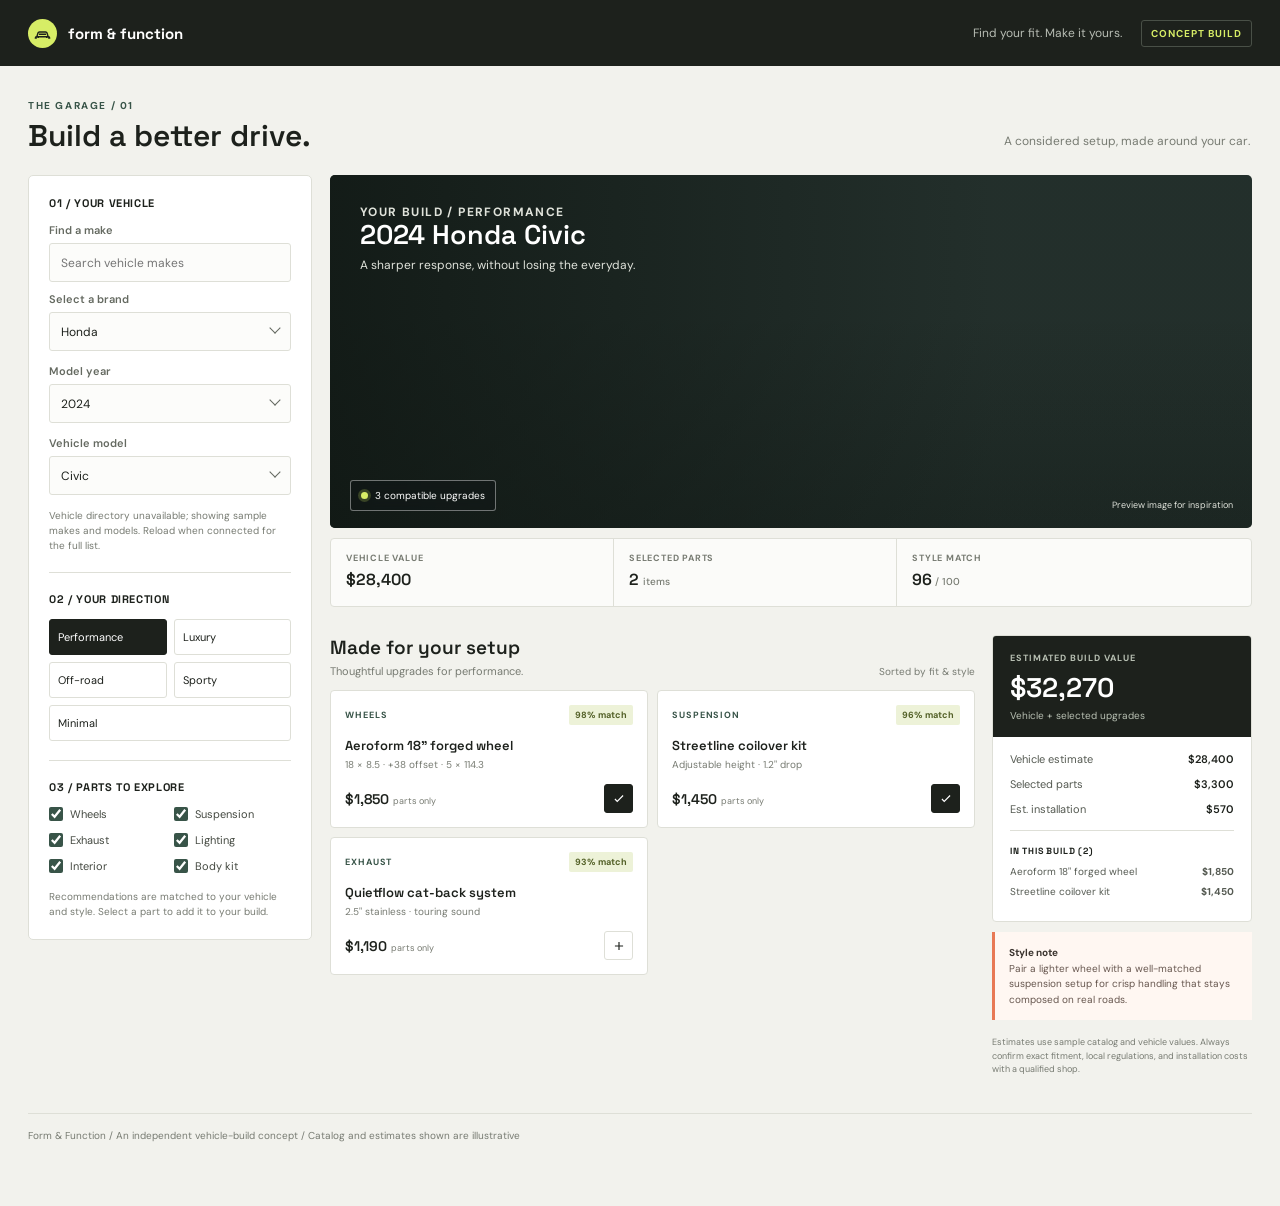
<file: index.html>
<!doctype html>
<html lang="en">
<head>
	<meta charset="utf-8">
	<meta name="viewport" content="width=device-width, initial-scale=1">
	<meta name="theme-color" content="#f2f2ed">
	<title>Form &amp; Function — Vehicle Customizer</title>
	<link rel="preconnect" href="https://fonts.googleapis.com">
	<link rel="preconnect" href="https://fonts.gstatic.com" crossorigin>
	<link href="https://fonts.googleapis.com/css2?family=DM+Sans:wght@400;500;600;700&family=Space+Grotesk:wght@400;500;600;700&display=swap" rel="stylesheet">
	<style>
		:root{--paper:#f2f2ed;--white:#fff;--ink:#1d211c;--muted:#777b72;--line:#dedfd7;--lime:#d7ed66;--forest:#385448;--orange:#e87955;--body:"DM Sans",sans-serif;--display:"Space Grotesk",sans-serif}
		*{box-sizing:border-box}body{margin:0;background:var(--paper);color:var(--ink);font:14px var(--body)}button,select{font:inherit;color:inherit}button{cursor:pointer}
		.topbar{height:66px;padding:0 max(28px,calc((100vw - 1440px)/2));display:flex;align-items:center;justify-content:space-between;background:var(--ink);color:#fff}.brand{display:flex;align-items:center;gap:11px;color:inherit;text-decoration:none;font:700 15px var(--display)}.brand-mark{width:29px;height:29px;display:grid;place-items:center;border-radius:50%;background:var(--lime);color:var(--ink)}.brand-mark svg{width:17px}.top-right{display:flex;align-items:center;gap:19px;color:#b7bcb3;font-size:12px}.demo{padding:6px 9px;border:1px solid #495047;border-radius:3px;color:var(--lime);font-size:10px;font-weight:700;letter-spacing:1px;text-transform:uppercase}
		main{width:min(1384px,calc(100% - 56px));margin:auto;padding:33px 0 64px}.page-heading{display:flex;align-items:end;justify-content:space-between;gap:20px;margin-bottom:23px}.eyebrow{margin:0 0 7px;color:var(--forest);font-size:10px;font-weight:700;letter-spacing:1.6px;text-transform:uppercase}h1,h2,h3,p{margin-top:0}h1{margin-bottom:0;font:600 30px/1.1 var(--display)}.heading-note{margin:0 2px 3px 0;color:var(--muted);font-size:12px}
		.workspace{display:grid;grid-template-columns:284px minmax(0,1fr);align-items:start;gap:18px}.controls{padding:20px;background:#fff;border:1px solid var(--line);border-radius:5px}.section-label{margin:0 0 13px;font:700 11px var(--display);letter-spacing:.65px;text-transform:uppercase}.field{margin-bottom:13px}.field label{display:block;margin-bottom:6px;color:#656a61;font-size:11px;font-weight:600}.select-wrap{position:relative}.select-wrap:after{position:absolute;top:12px;right:12px;width:7px;height:7px;border-right:1.5px solid #63685f;border-bottom:1.5px solid #63685f;content:"";pointer-events:none;transform:rotate(45deg)}select,#make-search{width:100%;height:39px;padding:0 11px;border:1px solid var(--line);border-radius:3px;background:#fcfcfa;font:12px var(--body)}select{appearance:none;padding-right:32px}#make-search{margin-bottom:10px}.vehicle-data-status{margin:2px 0 13px;color:var(--muted);font-size:10px;line-height:1.5}.vehicle-data-status a{color:var(--forest)}.divider{height:1px;margin:19px 0;background:var(--line)}.style-options{display:grid;grid-template-columns:1fr 1fr;gap:7px}.style-button{min-height:36px;padding:8px;border:1px solid var(--line);border-radius:3px;background:transparent;text-align:left;font-size:11px;transition:.16s}.style-button:hover{transform:translateY(-1px);border-color:#9da492}.style-button[aria-pressed=true]{border-color:var(--ink);background:var(--ink);color:#fff}.style-button:last-child:nth-child(odd){grid-column:span 2}.category-list{display:grid;grid-template-columns:1fr 1fr;gap:12px 8px}.check-label{display:flex;align-items:center;gap:7px;color:#454a42;font-size:11px;cursor:pointer}.check-label input{width:14px;height:14px;margin:0;accent-color:var(--forest)}.controls-foot{margin:16px 0 0;color:var(--muted);font-size:10px;line-height:1.5}
		.right-column{min-width:0}.vehicle-stage{position:relative;min-height:353px;overflow:hidden;border-radius:5px;background:#26332f;color:#fff;isolation:isolate}.vehicle-stage:before{position:absolute;z-index:-2;inset:0;background:url("https://images.unsplash.com/photo-1503376780353-7e6692767b70?auto=format&fit=crop&w=1800&q=85") center 57%/cover;content:"";transition:transform .6s}.vehicle-stage:hover:before{transform:scale(1.025)}.vehicle-stage:after{position:absolute;z-index:-1;inset:0;background:linear-gradient(90deg,rgba(14,21,17,.78),rgba(14,21,17,.13) 72%),linear-gradient(0deg,rgba(14,21,17,.34),transparent 60%);content:""}.stage-copy{position:absolute;top:29px;left:30px;max-width:370px}.stage-kicker{margin-bottom:10px;color:var(--lime);font-size:10px;font-weight:700;letter-spacing:1.4px;text-transform:uppercase}.stage-copy h2{margin:0 0 8px;font:600 27px/1.08 var(--display)}.stage-copy p{margin:0;color:#e0e3db;font-size:12px}.stage-bottom{position:absolute;right:19px;bottom:17px;left:20px;display:flex;align-items:end;justify-content:space-between;gap:14px}.fitment{display:inline-flex;align-items:center;gap:7px;padding:8px 10px;border:1px solid #ffffff66;border-radius:3px;background:#0f141759;font-size:10px;backdrop-filter:blur(7px)}.fitment-dot{width:7px;height:7px;border-radius:50%;background:var(--lime);box-shadow:0 0 0 3px #d7ed6633}.photo-credit{margin:0;color:#e0e3db;font-size:9px}
		.stats{display:grid;grid-template-columns:1fr 1fr 1.25fr;margin-top:10px;border:1px solid var(--line);border-radius:4px;background:#ffffffad}.stat{min-height:67px;padding:13px 15px;border-right:1px solid var(--line)}.stat:last-child{border:0}.stat-label{display:block;margin-bottom:5px;color:var(--muted);font-size:9px;font-weight:700;letter-spacing:.8px;text-transform:uppercase}.stat-value{font:600 16px var(--display)}.stat-value small{color:var(--muted);font:500 10px var(--body)}
		.content-row{display:grid;grid-template-columns:minmax(0,1fr) 260px;gap:17px;margin-top:28px;align-items:start}.parts-heading{display:flex;justify-content:space-between;align-items:end;gap:16px;margin-bottom:12px}.parts-heading h2{margin:0;font:600 19px var(--display)}.parts-heading p{margin:4px 0 0;color:var(--muted);font-size:11px}.sort-note{color:var(--muted);font-size:10px;white-space:nowrap}.parts-grid{display:grid;grid-template-columns:repeat(2,minmax(0,1fr));gap:9px}.part-card{min-height:136px;padding:14px;border:1px solid var(--line);border-radius:4px;background:#fff;transition:border-color .18s,transform .18s,box-shadow .18s}.part-card:hover{transform:translateY(-2px);border-color:#aeb4a4;box-shadow:0 7px 18px #1d211c0f}.part-topline{display:flex;justify-content:space-between;align-items:center;gap:8px;margin-bottom:12px}.part-category{color:var(--forest);font-size:9px;font-weight:700;letter-spacing:.9px;text-transform:uppercase}.match-tag{padding:4px 6px;border-radius:2px;background:#edf2d8;color:#536027;font-size:9px;font-weight:700}.part-card h3{margin:0 0 4px;font:600 13px var(--display)}.part-fit{margin:0 0 13px;color:var(--muted);font-size:10px}.part-footer{display:flex;align-items:center;justify-content:space-between;gap:10px}.part-price{font:600 14px var(--display)}.part-price small{color:var(--muted);font:400 9px var(--body)}.add-button{width:29px;height:29px;display:grid;place-items:center;border:1px solid var(--line);border-radius:3px;background:#fff;transition:.15s}.add-button:hover,.add-button[aria-pressed=true]{border-color:var(--ink);background:var(--ink);color:#fff}.add-button svg{width:14px;height:14px}.empty-state{grid-column:1/-1;padding:26px;border:1px dashed #c9ccc2;color:var(--muted);text-align:center;font-size:12px}
		.side-panel{overflow:hidden;border:1px solid var(--line);border-radius:4px;background:#fff}.estimate-head{padding:16px 17px 14px;background:var(--ink);color:#fff}.estimate-head p{margin:0 0 6px;color:#b8c0b3;font-size:9px;font-weight:700;letter-spacing:1px;text-transform:uppercase}.estimate-total{font:600 27px var(--display)}.estimate-head small{color:#b8c0b3;font-size:10px}.estimate-body{padding:15px 17px 16px}.estimate-line{display:flex;justify-content:space-between;gap:8px;margin-bottom:11px;color:#555a52;font-size:11px}.estimate-line strong{color:var(--ink);font-weight:600}.estimate-rule{height:1px;margin:14px 0;background:var(--line)}.selected-heading{margin:0 0 8px;font:700 9px var(--display);letter-spacing:.8px;text-transform:uppercase}.selected-list{margin:0;padding:0;list-style:none}.selected-list li{display:flex;justify-content:space-between;gap:8px;margin:7px 0;color:#555a52;font-size:10px}.selected-empty{color:var(--muted);font-size:10px}.style-note{margin-top:10px;padding:13px 14px;border-left:3px solid var(--orange);background:#fff7f2}.style-note p{margin:0;color:#67574f;font-size:10px;line-height:1.55}.style-note strong{color:#3b342f}.disclaimer{margin:16px 0 0;color:var(--muted);font-size:9px;line-height:1.5}.footer{margin-top:36px;padding-top:15px;border-top:1px solid var(--line);color:var(--muted);font-size:10px}
		@media(max-width:900px){main{width:min(calc(100% - 36px),720px);padding-top:25px}.workspace{grid-template-columns:245px minmax(0,1fr);gap:12px}.controls{padding:15px}.content-row{grid-template-columns:minmax(0,1fr) 225px;gap:12px}.vehicle-stage{min-height:330px}}
		@media(max-width:680px){.topbar{height:58px;padding:0 18px}.top-right{gap:0}.top-right span:first-child{display:none}main{width:calc(100% - 32px);padding:23px 0 40px}.page-heading{display:block;margin-bottom:16px}h1{font-size:27px}.heading-note{margin-top:8px}.workspace{grid-template-columns:1fr}.controls{display:grid;grid-template-columns:1fr 1fr;gap:0 18px}.controls>.section-label:first-child,.controls .divider,.controls .style-options,.controls .category-list,.controls-foot{grid-column:1/-1}.controls .divider{margin:5px 0 16px}.field{margin-bottom:10px}.vehicle-stage{min-height:310px}.stage-copy{top:22px;left:20px}.stage-copy h2{font-size:23px}.content-row{grid-template-columns:1fr;margin-top:23px}.side-panel{order:-1}.parts-grid{gap:8px}.part-card{padding:12px}.part-fit{line-height:1.4}}
		@media(max-width:390px){.demo{font-size:9px}.parts-grid{grid-template-columns:1fr}.stat{padding:12px 9px}.stat-value{font-size:14px}.sort-note{display:none}}
		@media(prefers-reduced-motion:reduce){*,*:before,*:after{scroll-behavior:auto!important;transition-duration:.01ms!important;animation-duration:.01ms!important}}
	</style>
</head>
<body>
	<header class="topbar"><a class="brand" href="#" aria-label="Form and Function home"><span class="brand-mark" aria-hidden="true"><svg viewBox="0 0 24 24" fill="none" stroke="currentColor" stroke-width="2"><path d="M4 16.5h16l-1.6-5.2a2 2 0 0 0-1.9-1.4H7.5a2 2 0 0 0-1.9 1.4L4 16.5Z"/><path d="M6 16.5v2m12-2v2M7 13h10M4 16.5h-.5A1.5 1.5 0 0 0 2 18v.5h2m16-2h.5A1.5 1.5 0 0 1 22 18v.5h-2"/></svg></span><span>form &amp; function</span></a><div class="top-right"><span>Find your fit. Make it yours.</span><span class="demo">Concept build</span></div></header>
	<main>
		<div class="page-heading"><div><p class="eyebrow">The garage / 01</p><h1>Build a better drive.</h1></div><p class="heading-note">A considered setup, made around your car.</p></div>
		<section class="workspace" aria-label="Vehicle configuration">
			<aside class="controls">
				<h2 class="section-label">01 / Your vehicle</h2>
				<div class="field"><label for="make-search">Find a make</label><input id="make-search" type="search" placeholder="Search vehicle makes"><label for="vehicle-make">Select a brand</label><div class="select-wrap"><select id="vehicle-make"><option value="">Loading makes…</option></select></div></div>
				<div class="field"><label for="year">Model year</label><div class="select-wrap"><select id="year"></select></div></div>
				<div class="field"><label for="vehicle-model">Vehicle model</label><div class="select-wrap"><select id="vehicle-model" disabled><option value="">Choose a make and year first</option></select></div></div>
				<p class="vehicle-data-status" id="vehicle-data-status" role="status">Loading vehicle directory…</p>
				<div class="divider"></div><h2 class="section-label">02 / Your direction</h2>
				<div class="style-options" role="group" aria-label="Style goal"><button class="style-button" type="button" data-style="Performance" aria-pressed="true">Performance</button><button class="style-button" type="button" data-style="Luxury" aria-pressed="false">Luxury</button><button class="style-button" type="button" data-style="Off-road" aria-pressed="false">Off-road</button><button class="style-button" type="button" data-style="Sporty" aria-pressed="false">Sporty</button><button class="style-button" type="button" data-style="Minimal" aria-pressed="false">Minimal</button></div>
				<div class="divider"></div><h2 class="section-label">03 / Parts to explore</h2><div class="category-list" id="category-list"></div><p class="controls-foot">Recommendations are matched to your vehicle and style. Select a part to add it to your build.</p>
			</aside>
			<div class="right-column">
				<section class="vehicle-stage" aria-label="Vehicle preview"><div class="stage-copy"><p class="stage-kicker" id="stage-kicker">Your build / Performance</p><h2 id="stage-title">2024 Honda Civic</h2><p id="stage-description">A sharper response, without losing the everyday.</p></div><div class="stage-bottom"><span class="fitment"><span class="fitment-dot"></span><span id="fitment-status">4 compatible upgrades</span></span><p class="photo-credit">Preview image for inspiration</p></div></section>
				<div class="stats" aria-label="Vehicle and build overview"><div class="stat"><span class="stat-label">Vehicle value</span><strong class="stat-value" id="vehicle-value">$28,400</strong></div><div class="stat"><span class="stat-label">Selected parts</span><strong class="stat-value" id="parts-count">0 <small>items</small></strong></div><div class="stat"><span class="stat-label">Style match</span><strong class="stat-value" id="style-match">94<small> / 100</small></strong></div></div>
				<div class="content-row">
					<section aria-labelledby="parts-title"><div class="parts-heading"><div><h2 id="parts-title">Made for your setup</h2><p id="recommendation-caption">Thoughtful upgrades for performance.</p></div><span class="sort-note">Sorted by fit &amp; style</span></div><div class="parts-grid" id="parts-grid" aria-live="polite"></div></section>
					<aside><section class="side-panel" aria-label="Build estimate"><div class="estimate-head"><p>Estimated build value</p><div class="estimate-total" id="estimate-total">$28,400</div><small>Vehicle + selected upgrades</small></div><div class="estimate-body"><div class="estimate-line"><span>Vehicle estimate</span><strong id="summary-vehicle">$28,400</strong></div><div class="estimate-line"><span>Selected parts</span><strong id="summary-parts">$0</strong></div><div class="estimate-line"><span>Est. installation</span><strong id="summary-labor">$0</strong></div><div class="estimate-rule"></div><h3 class="selected-heading">In this build <span id="selected-count">(0)</span></h3><ul class="selected-list" id="selected-list"></ul></div></section><div class="style-note" id="style-note"><p><strong>Style note</strong><br>Pair lighter wheels with well-matched suspension for crisp handling that stays composed on real roads.</p></div><p class="disclaimer">Estimates use sample catalog and vehicle values. Always confirm exact fitment, local regulations, and installation costs with a qualified shop.</p></aside>
				</div>
			</div>
		</section>
		<footer class="footer">Form &amp; Function / An independent vehicle-build concept / Catalog and estimates shown are illustrative</footer>
	</main>
	<script>
		const categories=["Wheels","Suspension","Exhaust","Lighting","Interior","Body kit"];
		const vehicles={
			civic:{name:"Honda Civic",value:28400,parts:[
				{id:"civic-wheels",category:"Wheels",name:'Aeroform 18" forged wheel',fit:"18 × 8.5 · +38 offset · 5 × 114.3",price:1850,hours:2,match:98,styles:["Performance","Sporty","Minimal"]},
				{id:"civic-suspension",category:"Suspension",name:"Streetline coilover kit",fit:'Adjustable height · 1.2" drop',price:1450,hours:4,match:96,styles:["Performance","Sporty"]},
				{id:"civic-exhaust",category:"Exhaust",name:"Quietflow cat-back system",fit:'2.5" stainless · touring sound',price:1190,hours:2,match:93,styles:["Performance","Sporty"]},
				{id:"civic-lighting",category:"Lighting",name:"Lumen LED projector set",fit:"Plug-and-play · street legal",price:640,hours:1.5,match:95,styles:["Luxury","Sporty","Minimal"]},
				{id:"civic-interior",category:"Interior",name:"Atelier suede wheel wrap",fit:"Hand-stitched · charcoal / black",price:520,hours:1,match:92,styles:["Luxury","Sporty","Minimal"]},
				{id:"civic-body",category:"Body kit",name:"Contour front lip & side skirt",fit:"Paint-ready ABS · OEM-line profile",price:980,hours:3,match:91,styles:["Sporty","Minimal"]}]},
			mustang:{name:"Ford Mustang",value:38900,parts:[
				{id:"mustang-wheels",category:"Wheels",name:'Trackline 19" flow-formed wheel',fit:"19 × 9.5 · +35 offset · 5 × 114.3",price:2190,hours:2,match:97,styles:["Performance","Sporty"]},
				{id:"mustang-suspension",category:"Suspension",name:"Roadcraft adjustable dampers",fit:'Matched spring set · 1" drop',price:1680,hours:4,match:95,styles:["Performance","Sporty"]},
				{id:"mustang-exhaust",category:"Exhaust",name:"Resonance touring cat-back",fit:"304 stainless · active-valve ready",price:1890,hours:2,match:94,styles:["Performance","Sporty"]},
				{id:"mustang-lighting",category:"Lighting",name:"Signature LED tail-light set",fit:"Sequential · road compliant",price:780,hours:1.5,match:92,styles:["Luxury","Sporty"]},
				{id:"mustang-interior",category:"Interior",name:"Heritage leather shift set",fit:"Leather & machined alloy",price:470,hours:1,match:93,styles:["Luxury","Minimal"]},
				{id:"mustang-body",category:"Body kit",name:"Aero GT lower splitter",fit:"Composite · satin black finish",price:1120,hours:2.5,match:92,styles:["Sporty","Performance"]}]},
			wrangler:{name:"Jeep Wrangler",value:42300,parts:[
				{id:"wrangler-wheels",category:"Wheels",name:'Trailhead 17" beadlock-style wheel',fit:"17 × 8.5 · +0 offset · 5 × 127",price:1450,hours:2,match:98,styles:["Off-road","Minimal"]},
				{id:"wrangler-suspension",category:"Suspension",name:'Basecamp 2.5" lift system',fit:"Matched shocks · geometry correction",price:2480,hours:8,match:96,styles:["Off-road","Performance"]},
				{id:"wrangler-exhaust",category:"Exhaust",name:"Trail-tone axle-back",fit:"T304 stainless · low drone",price:720,hours:1.5,match:90,styles:["Performance","Off-road"]},
				{id:"wrangler-lighting",category:"Lighting",name:"Nightpath auxiliary LED pair",fit:"Wide beam · weather sealed",price:460,hours:2,match:97,styles:["Off-road"]},
				{id:"wrangler-interior",category:"Interior",name:"Fieldcraft all-weather liner set",fit:"Full coverage · easy clean",price:285,hours:.5,match:95,styles:["Off-road","Minimal"]},
				{id:"wrangler-body",category:"Body kit",name:"Ridgeway steel rock rails",fit:"Frame mounted · textured black",price:890,hours:3,match:94,styles:["Off-road"]}]},
			bmw:{name:"BMW 3 Series",value:46700,parts:[
				{id:"bmw-wheels",category:"Wheels",name:'Monobloc 19" forged wheel',fit:"19 × 8.5 · +35 offset · 5 × 112",price:2650,hours:2,match:97,styles:["Performance","Luxury","Minimal"]},
				{id:"bmw-suspension",category:"Suspension",name:"Adaptive sport spring set",fit:'Progressive rate · 0.8" drop',price:980,hours:4,match:94,styles:["Performance","Sporty"]},
				{id:"bmw-exhaust",category:"Exhaust",name:"Signature rear section",fit:"Valved · brushed stainless tips",price:2150,hours:2,match:91,styles:["Performance","Luxury"]},
				{id:"bmw-lighting",category:"Lighting",name:"Crystal-line interior light set",fit:"OEM-integrated · warm white",price:390,hours:1,match:94,styles:["Luxury","Minimal"]},
				{id:"bmw-interior",category:"Interior",name:"Merino cabin trim package",fit:"Leather touchpoints · graphite",price:1240,hours:2,match:96,styles:["Luxury","Minimal"]},
				{id:"bmw-body",category:"Body kit",name:"M-inspired front aero lip",fit:"Paint-ready · gloss black",price:890,hours:2,match:90,styles:["Sporty","Performance"]}]}
		};
		const styleCopy={
			Performance:{description:"A sharper response, without losing the everyday.",note:"Pair a lighter wheel with a well-matched suspension setup for crisp handling that stays composed on real roads."},
			Luxury:{description:"Quiet details. A more considered cabin.",note:"Keep the exterior restrained, then invest in tactile cabin materials and lighting that feels integrated."},
			"Off-road":{description:"More clearance. More confidence beyond pavement.",note:"Choose suspension and wheel fitment as a system; preserve steering geometry and confirm tire clearance at full travel."},
			Sporty:{description:"A little more presence, with purpose behind it.",note:"A cohesive wheel and aero combination gives the car a lower, more planted look without adding visual noise."},
			Minimal:{description:"The original lines, with the details dialed in.",note:"OEM-plus fitment, subtle lighting, and one carefully chosen interior touch keep the result clean."}
		};
		const money=new Intl.NumberFormat("en-US",{style:"currency",currency:"USD",maximumFractionDigits:0});
		const dataApi="https://vpic.nhtsa.dot.gov/api/vehicles",makeSelect=document.querySelector("#vehicle-make"),makeSearch=document.querySelector("#make-search"),modelSelect=document.querySelector("#vehicle-model"),yearSelect=document.querySelector("#year"),dataStatus=document.querySelector("#vehicle-data-status"),categoryList=document.querySelector("#category-list"),partsGrid=document.querySelector("#parts-grid"),modelCache=new Map();
		const localMakes=[{id:"local-honda",name:"Honda"},{id:"local-ford",name:"Ford"},{id:"local-jeep",name:"Jeep"},{id:"local-bmw",name:"BMW"}];
		const localModels=[{make:"Honda",id:"civic",name:"Civic"},{make:"Ford",id:"mustang",name:"Mustang"},{make:"Jeep",id:"wrangler",name:"Wrangler"},{make:"BMW",id:"bmw",name:"3 Series"}];
		const generalParts=[
			{id:"general-wheels",category:"Wheels",name:"Wheel and tire upgrade",fit:"Choose vehicle-specific size, bolt pattern, load rating, and offset.",price:1200,hours:2,match:0,styles:["Performance","Sporty","Off-road","Minimal"]},
			{id:"general-suspension",category:"Suspension",name:"Suspension refresh or upgrade",fit:"Spring, damper, and lift options vary by vehicle; verify exact fitment.",price:950,hours:4,match:0,styles:["Performance","Sporty","Off-road"]},
			{id:"general-exhaust",category:"Exhaust",name:"Vehicle-specific exhaust upgrade",fit:"Confirm engine, emissions compliance, and exhaust configuration.",price:850,hours:2,match:0,styles:["Performance","Sporty"]},
			{id:"general-lighting",category:"Lighting",name:"Lighting upgrade",fit:"Select vehicle-specific housings and road-legal beam pattern.",price:300,hours:1.5,match:0,styles:["Luxury","Sporty","Minimal","Off-road"]},
			{id:"general-interior",category:"Interior",name:"Interior trim and comfort refresh",fit:"Check dimensions, trim level, and restraint-system compatibility.",price:250,hours:1,match:0,styles:["Luxury","Sporty","Minimal"]},
			{id:"general-body",category:"Body kit",name:"Vehicle-specific exterior protection or aero",fit:"Check body style, mounting points, clearance, and local regulations.",price:500,hours:3,match:0,styles:["Sporty","Minimal","Off-road"]}
		];
		let activeStyle="Performance",selectedParts=new Set(["civic-wheels","civic-suspension"]),modelRequest=0,makesFallback=false;
		const currentYear=new Date().getFullYear();
		for(let year=currentYear;year>=1981;year--){const option=document.createElement("option");option.value=String(year);option.textContent=String(year);if(year===2024)option.selected=true;yearSelect.append(option)}
		for(const category of categories){const label=document.createElement("label"),checkbox=document.createElement("input");label.className="check-label";checkbox.type="checkbox";checkbox.value=category;checkbox.checked=true;checkbox.addEventListener("change",render);label.append(checkbox,document.createTextNode(category));categoryList.append(label)}
		let allMakes=[];
		function setMakes(makes){
			allMakes=makes;
			filterMakes();
		}
		function filterMakes(){
			const selected=makeSelect.value,query=makeSearch.value.trim().toLowerCase(),matches=allMakes.filter(make=>make.name.toLowerCase().includes(query));
			makeSelect.replaceChildren(new Option(matches.length?"Choose a make":"No makes match your search",""));
			for(const make of matches){const option=new Option(make.name,String(make.id));option.dataset.makeName=make.name;makeSelect.append(option)}
			if(selected&&!matches.some(make=>String(make.id)===selected)){
				const current=allMakes.find(make=>String(make.id)===selected);
				if(current){const option=new Option(current.name,String(current.id));option.dataset.makeName=current.name;makeSelect.append(option)}
			}
			makeSelect.value=selected;
		}
		function localModelsFor(makeName){
			return localModels.filter(model=>model.make.toLowerCase()===makeName.toLowerCase()).map(model=>({Model_ID:model.id,Model_Name:model.name}));
		}
		async function updateModels(preferredName){
			const request=++modelRequest,makeId=makeSelect.value,makeName=makeSelect.selectedOptions[0]?.dataset.makeName,year=yearSelect.value;
			modelSelect.disabled=true;modelSelect.replaceChildren(new Option("Loading models…",""));dataStatus.textContent="Loading models for this make and year…";render();
			if(!makeId||!year){dataStatus.textContent="Choose a make and year to see available models.";return}
			try{
				const key=`${makeId}:${year}`;
				let models=modelCache.get(key);
				if(!models){
					if(makeId.startsWith("local-"))models=localModelsFor(makeName);
					else{
						const response=await fetch(`${dataApi}/GetModelsForMakeYear/make/${encodeURIComponent(makeName)}/modelyear/${year}?format=json`);
						if(!response.ok)throw new Error(`Vehicle model request failed (${response.status}).`);
						const payload=await response.json();
						if(!Array.isArray(payload.Results))throw new Error("The vehicle directory returned an invalid model list.");
						models=payload.Results.filter(model=>model.Model_Name&&model.Model_ID!==undefined);
						if(makeName.toLowerCase()==="bmw"&&models.some(model=>/^(?:3\d{2}|M3(?:\d|\b))/i.test(model.Model_Name))&&!models.some(model=>model.Model_Name.toLowerCase()==="3 series"))models.push({Model_ID:"catalog-bmw-3-series",Model_Name:"3 Series"});
					}
					modelCache.set(key,models);
				}
				if(request!==modelRequest)return;
				if(!models.length){modelSelect.replaceChildren(new Option("No models found for this year",""));dataStatus.textContent="No models are listed for this make and year.";render();return}
				modelSelect.replaceChildren();
				for(const model of models){const option=new Option(model.Model_Name,String(model.Model_ID));modelSelect.append(option)}
				const match=[...modelSelect.options].find(option=>option.textContent.toLowerCase()===preferredName?.toLowerCase());
				if(match)modelSelect.value=match.value;
				else selectedParts.clear();
				modelSelect.disabled=false;
				dataStatus.textContent=makesFallback?"Vehicle directory unavailable; showing sample makes and models. Reload when connected for the full list.":"Vehicle records from NHTSA vPIC are U.S.-focused; global coverage is incomplete.";
				render();
			}catch(error){
				if(request!==modelRequest)return;
				console.error("Could not load vehicle models from NHTSA vPIC.",error);
				const fallback=localModelsFor(makeName);
				if(fallback.length){
					modelSelect.replaceChildren();
					for(const model of fallback)modelSelect.append(new Option(model.Model_Name,String(model.Model_ID)));
					const match=[...modelSelect.options].find(option=>option.textContent.toLowerCase()===preferredName?.toLowerCase());
					if(match)modelSelect.value=match.value;
					else selectedParts.clear();
					modelSelect.disabled=false;
					dataStatus.textContent="Vehicle directory unavailable; showing the sample models for this make.";
				}else{
					modelSelect.replaceChildren(new Option("Models unavailable",""));
					dataStatus.textContent="Could not load models. Check your connection, then choose the make or year again to retry.";
				}
				render();
			}
		}
		function render(){
			const option=modelSelect.selectedOptions[0],makeName=makeSelect.selectedOptions[0]?.dataset.makeName,modelName=option?.textContent,year=yearSelect.value,copy=styleCopy[activeStyle],checked=new Set([...categoryList.querySelectorAll("input:checked")].map(input=>input.value));
			const vehicleName=makeName&&modelName&&option.value?`${makeName} ${modelName}`:"";
			const vehicle=Object.values(vehicles).find(item=>item.name.toLowerCase()===vehicleName.toLowerCase())??(vehicleName?{name:vehicleName,value:null,parts:[]}:{name:"Choose a vehicle",value:null,parts:[]});
			const recs=vehicle.parts.filter(part=>part.styles.includes(activeStyle)&&checked.has(part.category)),chosen=vehicle.parts.filter(part=>selectedParts.has(part.id));
			const partsTotal=chosen.reduce((sum,part)=>sum+part.price,0),labor=chosen.reduce((sum,part)=>sum+part.hours*95,0),total=vehicle.value===null?null:vehicle.value+partsTotal+labor;
			document.querySelector("#stage-kicker").textContent=`Your build / ${activeStyle}`;document.querySelector("#stage-title").textContent=vehicleName?`${year} ${vehicle.name}`:"Choose a make, year, and model";document.querySelector("#stage-description").textContent=vehicle.value===null&&vehicleName?"Vehicle selected. Fitment recommendations and value estimates are available only for supported sample vehicles.":copy.description;
			document.querySelector("#vehicle-value").textContent=vehicle.value===null?"Not available":money.format(vehicle.value);document.querySelector("#parts-count").innerHTML=`${chosen.length} <small>items</small>`;document.querySelector("#style-match").innerHTML=`${Math.max(88,98-chosen.length)}<small> / 100</small>`;
			document.querySelector("#fitment-status").textContent=`${recs.length} compatible ${recs.length===1?"upgrade":"upgrades"}`;document.querySelector("#recommendation-caption").textContent=`Thoughtful upgrades for ${activeStyle.toLowerCase()}.`;
			document.querySelector("#estimate-total").textContent=total===null?"Not available":money.format(total);document.querySelector("#summary-vehicle").textContent=vehicle.value===null?"Not available":money.format(vehicle.value);document.querySelector("#summary-parts").textContent=money.format(partsTotal);document.querySelector("#summary-labor").textContent=money.format(labor);document.querySelector("#selected-count").textContent=`(${chosen.length})`;document.querySelector("#style-note").innerHTML=`<p><strong>Style note</strong><br>${copy.note}</p>`;
			partsGrid.replaceChildren();if(!recs.length){const empty=document.createElement("div");empty.className="empty-state";empty.textContent=vehicleName?"The sample parts catalog currently supports Honda Civic, Ford Mustang, Jeep Wrangler, and BMW 3 Series. No fitment recommendations are available for this selection yet.":"Select a vehicle to see compatible upgrades.";partsGrid.append(empty)}
			for(const part of recs){const selected=selectedParts.has(part.id),card=document.createElement("article");card.className="part-card";card.innerHTML=`<div class="part-topline"><span class="part-category">${part.category}</span><span class="match-tag">${part.match}% match</span></div><h3>${part.name}</h3><p class="part-fit">${part.fit}</p><div class="part-footer"><span class="part-price">${money.format(part.price)} <small>parts only</small></span><button class="add-button" type="button" aria-label="${selected?"Remove":"Add"} ${part.name} ${selected?"from":"to"} build" aria-pressed="${selected}"><svg viewBox="0 0 24 24" fill="none" stroke="currentColor" stroke-width="2"><path d="${selected?"m5 12 4 4L19 6":"M12 5v14M5 12h14"}"/></svg></button></div>`;card.querySelector("button").addEventListener("click",()=>{if(selectedParts.has(part.id))selectedParts.delete(part.id);else selectedParts.add(part.id);render()});partsGrid.append(card)}
			const list=document.querySelector("#selected-list");list.replaceChildren();if(!chosen.length){const empty=document.createElement("li");empty.className="selected-empty";empty.textContent="No upgrades selected yet.";list.append(empty)}for(const part of chosen){const item=document.createElement("li");item.innerHTML=`<span>${part.name}</span><strong>${money.format(part.price)}</strong>`;list.append(item)}
		}
		makeSearch.addEventListener("input",filterMakes);
		makeSelect.addEventListener("change",()=>{selectedParts.clear();updateModels()});
		yearSelect.addEventListener("change",()=>updateModels(modelSelect.selectedOptions[0]?.textContent));
		modelSelect.addEventListener("change",()=>{selectedParts.clear();render()});
		document.querySelectorAll(".style-button").forEach(button=>button.addEventListener("click",()=>{activeStyle=button.dataset.style;document.querySelectorAll(".style-button").forEach(option=>option.setAttribute("aria-pressed",String(option===button)));render()}));
		async function loadMakes(){
			try{
				const response=await fetch(`${dataApi}/GetAllMakes?format=json`);
				if(!response.ok)throw new Error(`Vehicle make request failed (${response.status}).`);
				const payload=await response.json();
				if(!Array.isArray(payload.Results))throw new Error("The vehicle directory returned an invalid make list.");
				const makes=payload.Results.filter(make=>make.Make_ID&&make.Make_Name).map(make=>({id:make.Make_ID,name:make.Make_Name})).sort((a,b)=>a.name.localeCompare(b.name));
				if(!makes.length)throw new Error("The vehicle directory did not return any makes.");
				setMakes(makes);
			}catch(error){
				console.error("Could not load vehicle makes from NHTSA vPIC.",error);
				makesFallback=true;setMakes(localMakes);
				dataStatus.textContent="Vehicle directory unavailable; showing sample makes. Check your connection and reload for the full list.";
			}
			const honda=[...makeSelect.options].find(option=>option.dataset.makeName?.toLowerCase()==="honda");
			makeSelect.value=honda?.value??makeSelect.options[0]?.value??"";
			await updateModels("Civic");
		}
		loadMakes();
	</script>
</body>
</html>
</file>
